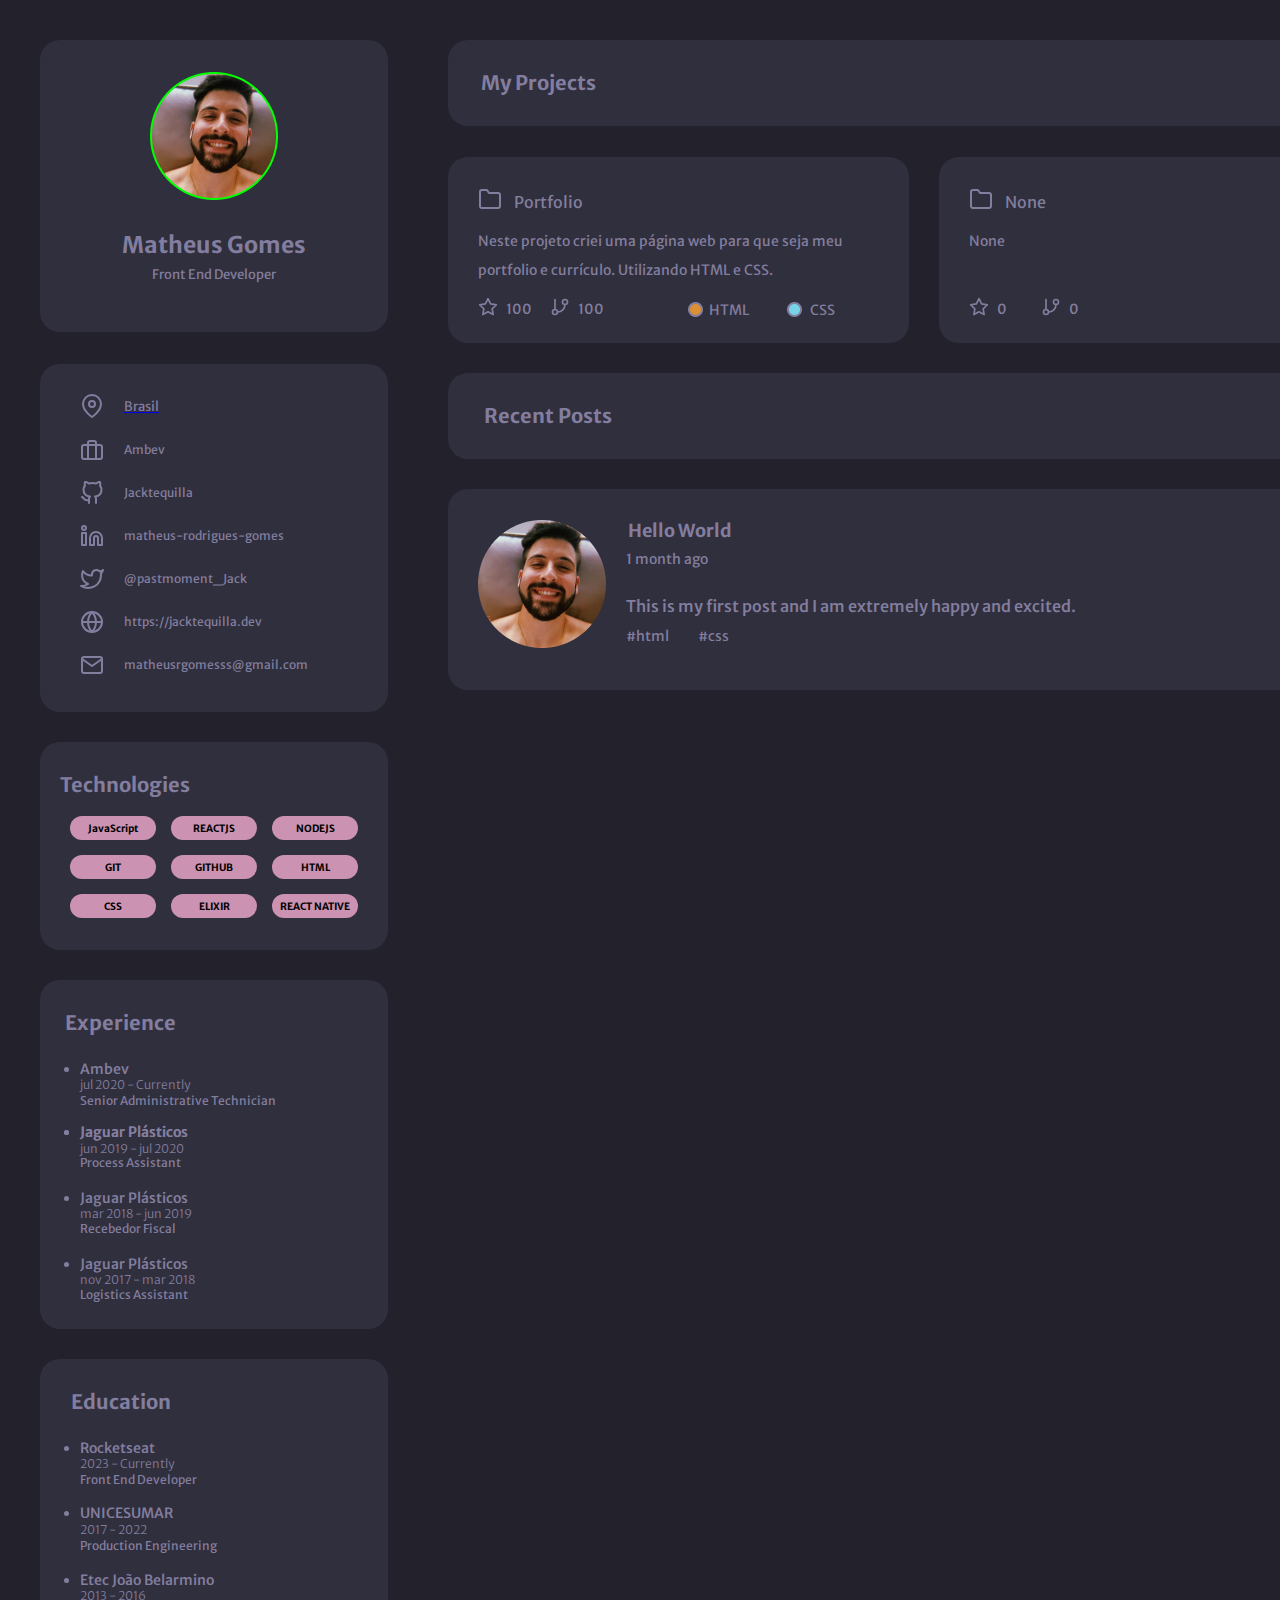
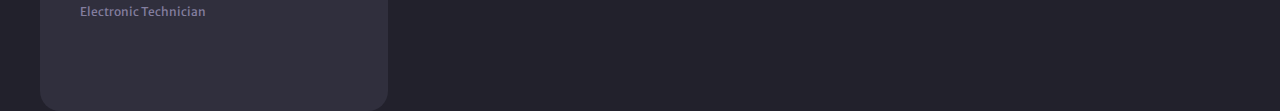
<file: Desafios/Portfolio/index.html>
<!DOCTYPE html>
<html lang="en">

<head>
    <meta charset="UTF-8">
    <meta http-equiv="X-UA-Compatible" content="IE=edge">
    <meta name="viewport" content="width=device-width, initial-scale=1.0">
    <title>Portfolio</title>
    <link rel="stylesheet" href="port.css">
    <link rel="favicon" href="./img/favicon.ico"/>
    <link rel="preconnect" href="https://fonts.googleapis.com">
    <link rel="preconnect" href="https://fonts.gstatic.com" crossorigin>
    <link href="https://fonts.googleapis.com/css2?family=Merriweather+Sans&display=swap" rel="stylesheet">
</head>

<body>
    <div class="head">
        <div class="box-profile">
            <img class="profile-image"
                src="./img/Ellipse 1.png" alt="">
        </div>

        <div class="box-myprojects">
            <div class="box-project1">
                <img class="folder-pic1"
                    src="./img/folder.svg" alt="">
                <div class="projectname1">Portfolio</div>
                <div class="projectdescription1">Neste projeto criei uma página web para que seja meu portfolio e
                    currículo. Utilizando HTML e CSS.</div>
                <img class="projectstar1"
                    src="./img/star.svg" alt="">
                <div class="projectstarn1">100</div>
                <img class="projectgit-branch1"
                    src="./img/git-branch.svg" alt="">
                <div class="projectgit-branchn1">100</div>
                <img class="html-tag-pic"
                    src="./img/EllipseHTML.png" alt="">
                <div class="html-tag">HTML</div>
                <img class="css-tag-pic"
                    src="./img/Ellipse CSS.png" alt="">
                <div class="css-tag">CSS</div>
            </div>

            <div class="box-project2">
                <img class="folder-pic2"
                    src="./img/folder.svg" alt="">
                <div class="projectname2">None</div>
                <div class="projectdescription2">None</div>
                <img class="projectstar2"
                    src="./img/star.svg" alt="">
                <div class="projectstarn2">0</div>
                <img class="projectgit-branch2"
                    src="./img/git-branch.svg" alt="">
                <div class="projectgit-branchn2">0</div>
            </div>
        </div>

        <div class="My-Projects">My Projects</div>

        <div class="Veja-todos">See All</div>

        <div class="profile-name">Matheus Gomes</div>

        <div class="profile-ocupacion">Front End Developer</div>
    </div>

    <div class="body">
        <div class="box-links">
            <img class="icon-map-pin"
                src="./img/map-pin.svg" alt="">
            <a href="https://www.google.com/maps/place/Jaguari%C3%BAna,+SP,+13820-000/@-22.6907268,-47.0227932,13z/data=!3m1!4b1!4m6!3m5!1s0x94c8e80da88071f7:0x6e29a718464d3c54!8m2!3d-22.7042274!4d-46.9848946!16zL20vMDQxZ2R0 style="text-decoration:none" target="_blank">
                <div class="link-location">Brasil</div>
            </a>

            <img class="icon-briefcase"
                src="./img/briefcase.svg" alt="">
            <a href="https://www.ambev.com.br/" style="text-decoration:none" target="_blank">
                <div class="link-rocket">Ambev</div>
            </a>

            <img class="icon-github"
                src="./img/github.svg" alt="">
            <a href="https://github.com/Jacktequilla" style="text-decoration:none" target="_blank">
                <div class="link-github">Jacktequilla</div>
            </a>

            <img class="icon-linkedin"
                src="./img/linkedin.svg" alt="">
            <a href="https://www.linkedin.com/in/matheus-rodrigues-gomes-13718415a/" style="text-decoration:none"
                target="_blank">
                <div class="link-linkedin">matheus-rodrigues-gomes</div>
            </a>

            <img class="icon-twitter"
                src="./img/twitter.svg" alt="">
            <a href="https://twitter.com/pastmoment_Jack" style="text-decoration:none" target="_blank">
                <div class="link-twitter">@pastmoment_Jack</div>
            </a>

            <img class="icon-site" src="./img/globe.svg"
                alt="">
            <a href="https://google.com" style="text-decoration:none" target="_blank">
                <div class="link-site">https://jacktequilla.dev</div>
            </a>

            <img class="icon-email" src="./img/mail.svg"
                alt="">
            <a href="mailto:matheusrgomesss@gmail.com" style="text-decoration:none">
                <div class="link-email">matheusrgomesss@gmail.com</div>
            </a>
        </div>

        <div class="box-recentposts"></div>

        <div class="recentposts">Recent Posts</div>

        <div class="box-posts">
            <img class="profile-image-post"
                src="./img/Ellipse 2.png" alt="">
            <div class="titulo-post">Hello World</div>
            <div class="date-post">1 month ago</div>
            <div class="post">This is my first post and I am extremely happy and excited.</div>
            <div class="tag1">#html</div>
            <div class="tag2">#css</div>
        </div>

    </div>

    <div class="baseboard">
        <div class="box-technologies">
            <div class="tecnologias">Technologies</div>

            <div class="sub-box sub-box-javascripts"></div>
            <a href="https://developer.mozilla.org/pt-BR/docs/Web/JavaScript" style="text-decoration: none"
                target="_blank">
                <div class="sub-box-text sub-box-javascripts-text">JavaScript</div>
            </a>

            <div class="sub-box sub-box-git"></div>
            <a href="https://git-scm.com/" style="text-decoration: none" target="_blank">
                <div class="sub-box-text sub-box-git-text">GIT</div>
            </a>

            <div class="sub-box sub-box-css"></div>
            <a href="https://developer.mozilla.org/pt-BR/docs/Web/CSS" style="text-decoration: none" target="_blank">
                <div class="sub-box-text sub-box-css-text">CSS</div>
            </a>

            <div class="sub-box sub-box-reactjs"></div>
            <a href="https://pt-br.reactjs.org/" style="text-decoration: none" target="_blank">
                <div class="sub-box-text sub-box-reactjs-text">REACTJS</div>
            </a>

            <div class="sub-box sub-box-github"></div>
            <a href="https://github.com/" style="text-decoration: none" target="_blank">
                <div class="sub-box-text sub-box-github-text">GITHUB</div>
            </a>

            <div class="sub-box sub-box-elixir"></div>
            <a href="https://elixir-lang.org/" style="text-decoration: none" target="_blank">
                <div class="sub-box-text sub-box-elixir-text">ELIXIR</div>
            </a>

            <div class="sub-box sub-box-nodejs"></div>
            <a href="https://nodejs.org/en/" style="text-decoration: none" target="_blank">
                <div class="sub-box-text sub-box-nodejs-text">NODEJS</div>
            </a>

            <div class="sub-box sub-box-html"></div>
            <a href="https://developer.mozilla.org/pt-BR/docs/Web/HTML" style="text-decoration: none" target="_blank">
                <div class="sub-box-text sub-box-html-text">HTML</div>
            </a>

            <div class="sub-box sub-box-reactnative"></div>
            <a href="https://reactnative.dev/" style="text-decoration: none" target="_blank">
                <div class="sub-box-text sub-box-reactnative-text">REACT NATIVE</div>
            </a>
        </div>

        <div class="box-experience">
            <div class="experiencia">Experience</div>

            <div class="experiencia1">
                <ul>
                    <li class="titulo-experiencia titulo-experiencia1">Jaguar Plásticos</li>
                </ul>
            </div>

            <div class="experiencia2">
                <ul>
                    <li class="titulo-experiencia titulo-experiencia2">Jaguar Plásticos</li>
                </ul>
            </div>

            <div class="experiencia3">
                <ul>
                    <li class="titulo-experiencia titulo-experiencia3">Jaguar Plásticos</li>
                </ul>
            </div>

            <div class="experiencia4">
                <ul>
                    <li class="titulo-experiencia titulo-experiencia3">Jaguar Plásticos</li>
                </ul>
            </div>

            <div class="experiencia4">
                <ul>
                    <li class="titulo-experiencia titulo-experiencia4">Ambev</li>
                </ul>
            </div>

            <div class="ano-experiencia ano-experiencia1">nov 2017 - mar 2018</div>

            <div class="ano-experiencia ano-experiencia2">mar 2018 - jun 2019</div>

            <div class="ano-experiencia ano-experiencia3">jun 2019 - jul 2020</div>

            <div class="ano-experiencia ano-experiencia4">jul 2020 - Currently</div>

            <div class="funcao-experiencia funcao-experiencia1">Logistics Assistant</div>

            <div class="funcao-experiencia funcao-experiencia2">Recebedor Fiscal</div>

            <div class="funcao-experiencia funcao-experiencia3">Process Assistant</div>

            <div class="funcao-experiencia funcao-experiencia4">Senior Administrative Technician</div>
        </div>

        <div class="box-education">
            <div class="education">Education</div>

            <div class="education1">
                <ul>
                    <li class="titulo-education titulo-education1">Etec João Belarmino</li>
                </ul>
            </div>

            <div class="education2">
                <ul>
                    <li class="titulo-education titulo-education2">UNICESUMAR</li>
                </ul>
            </div>

            <div class="education3">
                <ul>
                    <li class="titulo-education titulo-education3">Rocketseat</li>
                </ul>
            </div>

            <div class="ano-education ano-education1">2013 - 2016</div>

            <div class="ano-education ano-education2">2017 - 2022</div>

            <div class="ano-education ano-education3">2023 - Currently</div>

            <div class="funcao-education funcao-education1">Electronic Technician</div>

            <div class="funcao-education funcao-education2">Production Engineering</div>

            <div class="funcao-education funcao-education3">Front End Developer</div>
        </div>

    </div>






</body>

</html>
</file>
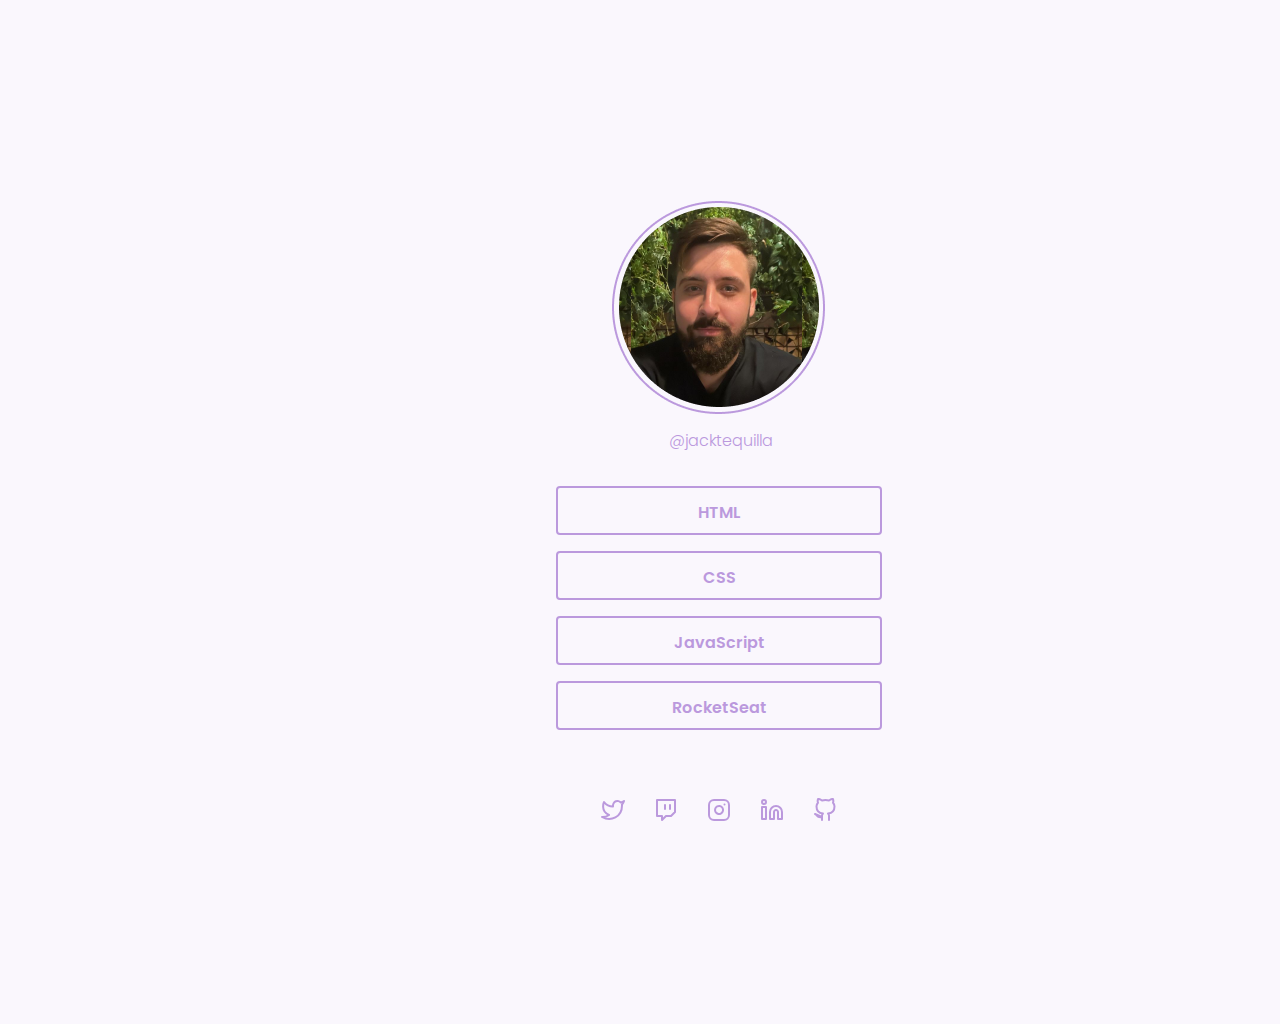
<file: Desafios/Social Tree/index.html>
<!DOCTYPE html>
<html lang="en">

<head>
    <meta charset="UTF-8">
    <meta http-equiv="X-UA-Compatible" content="IE=edge">
    <meta name="viewport" content="width=device-width, initial-scale=1.0">
    <title>Social Tree</title>
    <link rel="stylesheet" href="social.css">
    <link rel="favicon" href="./img/favicon.ico"/>
    <link rel="preconnect" href="https://fonts.googleapis.com">
    <link rel="preconnect" href="https://fonts.gstatic.com" crossorigin>
    <link href="https://fonts.googleapis.com/css2?family=Poppins&display=swap" rel="stylesheet">
</head>

<body>
    <div class="body-box">
        <img class="borde-profile"
            src="./img/borde-profile.png" alt="">
        <img class="profile-image"
            src="./img/Profile.png" alt="">

        <div class="insta-id">@jacktequilla</div>

        <a href="https://developer.mozilla.org/pt-BR/docs/Web/HTML" target="_blank">
            <div class="link link1">HTML</div>
        </a>

        <a href="https://developer.mozilla.org/pt-BR/docs/Web/CSS" target="_blank">
            <div class="link link2">CSS</div>
        </a>

        <a href="https://developer.mozilla.org/pt-BR/docs/Web/JavaScript" target="_blank">
            <div class="link link3">JavaScript</div>
        </a>

        <a
            href="https://www.rocketseat.com.br/?utm_source=google&utm_medium=cpc&utm_campaign=lead&utm_term=perpetuo&utm_content=institucional-lead-home-texto-lead-brandkws-none-none-institucional-none-none-br-google&gclid=CjwKCAiAu5agBhBzEiwAdiR5tFYUZIIzC1lsAtP4yUI8jGc7r2jKiEWgOfpT2EaC1w_S1KYaFg0eKxoCaRMQAvD_BwE" target="_blank">
            <div class="link link4">RocketSeat</div>
        </a>

        <a href="https://twitter.com/pastmoment_Jack" style="text-decoration:none" target="_blank">
            <img class="icon-twitter"
                src="./img/twitter.svg" alt="">
        </a>

        <a href="https://www.twitch.tv/" style="text-decoration:none" target="_blank">
            <img class="icon-twitch"
                src="./img/twitch.svg" alt="">
        </a>

        <a href="https://www.instagram.com/" style="text-decoration:none" target="_blank">
            <img class="icon-instagram"
                src="./img/instagram.svg" alt="">
        </a>

        <a href="https://www.linkedin.com/in/matheus-rodrigues-gomes-13718415a/" style="text-decoration:none"
            target="_blank">
            <img class="icon-linkedin"
                src="./img/linkedin.svg" alt="">
        </a>

        <a href="https://github.com/Jacktequilla" style="text-decoration:none" target="_blank">
            <img class="icon-github"
                src="./img/github.svg" alt="">
        </a>
    </div>
</body>

</html>
</file>
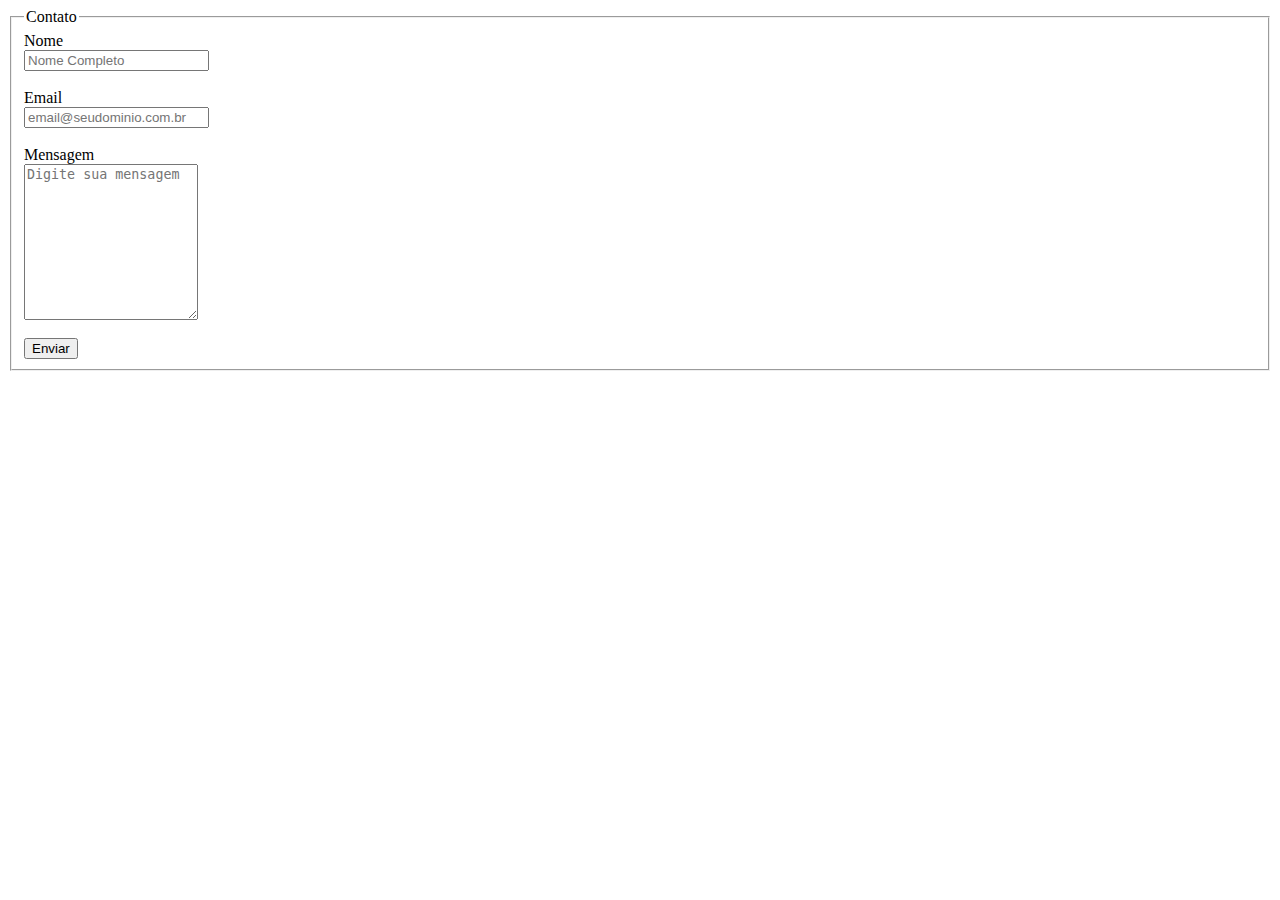
<file: Fundamentar/CSS/index.html>
<!--<!DOCTYPE html>
<html lang="en">

<head>
    <meta charset="UTF-8">
    <meta http-equiv="X-UA-Compatible" content="IE=edge">
    <meta name="viewport" content="width=device-width, initial-scale=1.0">
    <title>Formulário de Contato</title>
</head>

<body>
    <form action="" method="post">
        <br>
        <fieldset>
            <legend>Contato</legend>
            Nome
            <br>
            <input type="text">
            <p></p>
            Email
            <br>
            <input type="email">
            <p></p>
            Mensagem
            <br>
            <textarea name="" id="" cols="19" rows="10"></textarea>
            <p></p>
            <button>Enviar</button>
        </fieldset>
    </form>
</body>

</html>
-->

<form action="">
    <fieldset>
        <legend>Contato</legend>

        <label for="name">Nome</label>
        <br>
        <input id="name" type="text" name="name" placeholder="Nome Completo">
        <br>
        <br>
        <label for="email">Email</label>
        <br>
        <input id="email" type="email" name="email" placeholder="email@seudominio.com.br">
        <br>
        <br>
        <label for="message">Mensagem</label>
        <br>
        <textarea name="message" id="message" cols="19" rows="10" placeholder="Digite sua mensagem"></textarea>
        <br>
        <br>
        <button type="submit">Enviar</button>
    </fieldset>
</form>
</file>
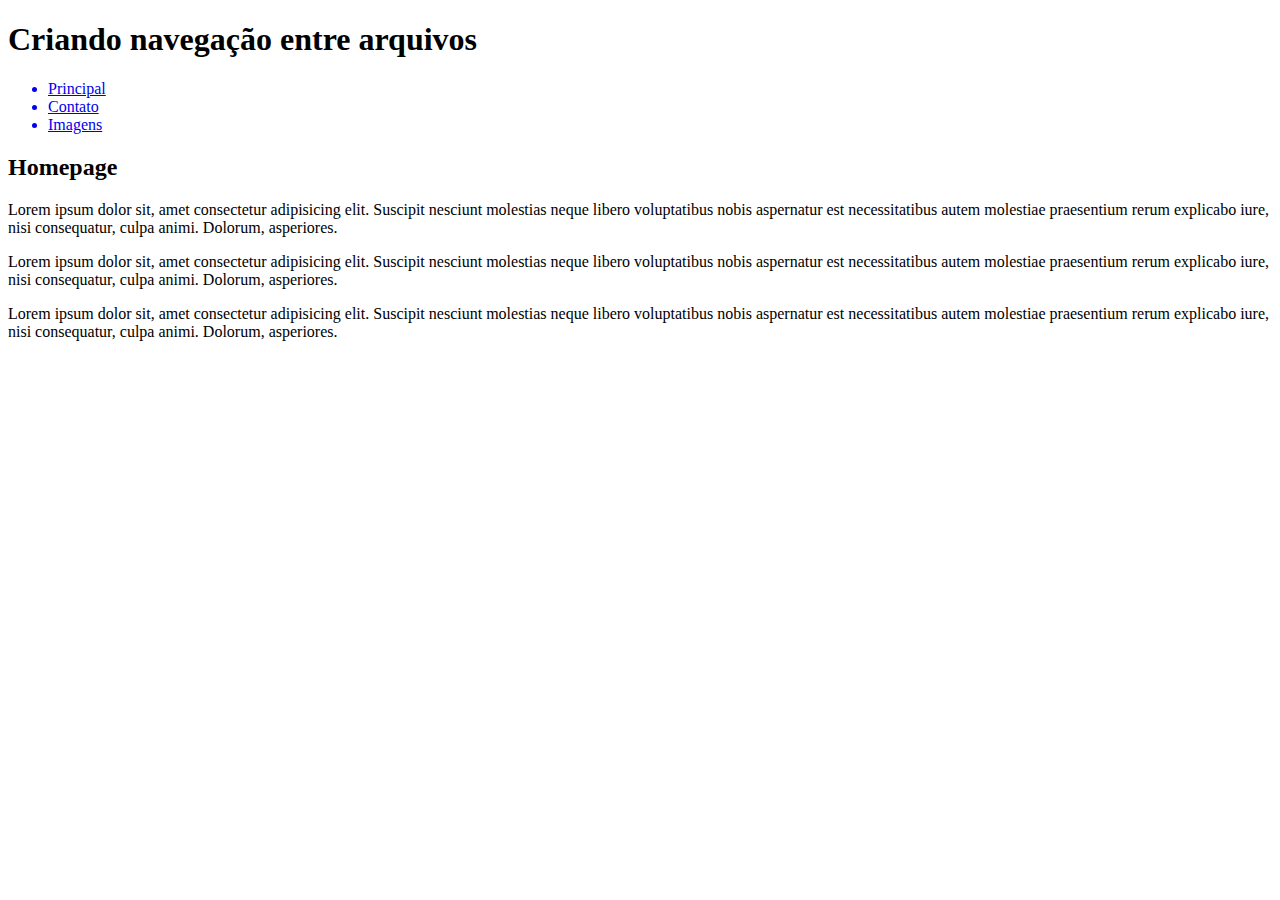
<file: Fundamentar/HTML/Projetos/2.3 - Links - Criando navegação entre arquivos/index.html>
<!DOCTYPE html>
<html lang="en">

<head>
    <meta charset="UTF-8">
    <meta http-equiv="X-UA-Compatible" content="IE=edge">
    <meta name="viewport" content="width=device-width, initial-scale=1.0">
    <title>Homepage</title>
</head>

<body>
    <h1>Criando navegação entre arquivos</h1>

    <nav>
        <ul>
            <a href="index.html">
                <li>Principal</li>
            </a>
            <a href="contact.html">
                <li>Contato</li>
            </a>
            <a href="./files/images.html">
                <li>Imagens</li>
            </a>
            </ui>
    </nav>

    <p>
    <h2>Homepage</h2>
    </p>
    <p>Lorem ipsum dolor sit, amet consectetur adipisicing elit. Suscipit nesciunt molestias neque libero voluptatibus
        nobis
        aspernatur est necessitatibus autem molestiae praesentium rerum explicabo iure, nisi consequatur, culpa animi.
        Dolorum, asperiores.
    </p>
    <p>Lorem ipsum dolor sit, amet consectetur adipisicing elit. Suscipit nesciunt molestias neque libero voluptatibus
        nobis
        aspernatur est necessitatibus autem molestiae praesentium rerum explicabo iure, nisi consequatur, culpa animi.
        Dolorum, asperiores.
    </p>
    <p>Lorem ipsum dolor sit, amet consectetur adipisicing elit. Suscipit nesciunt molestias neque libero voluptatibus
        nobis
        aspernatur est necessitatibus autem molestiae praesentium rerum explicabo iure, nisi consequatur, culpa animi.
        Dolorum, asperiores.
    </p>

</body>

</html>
</file>
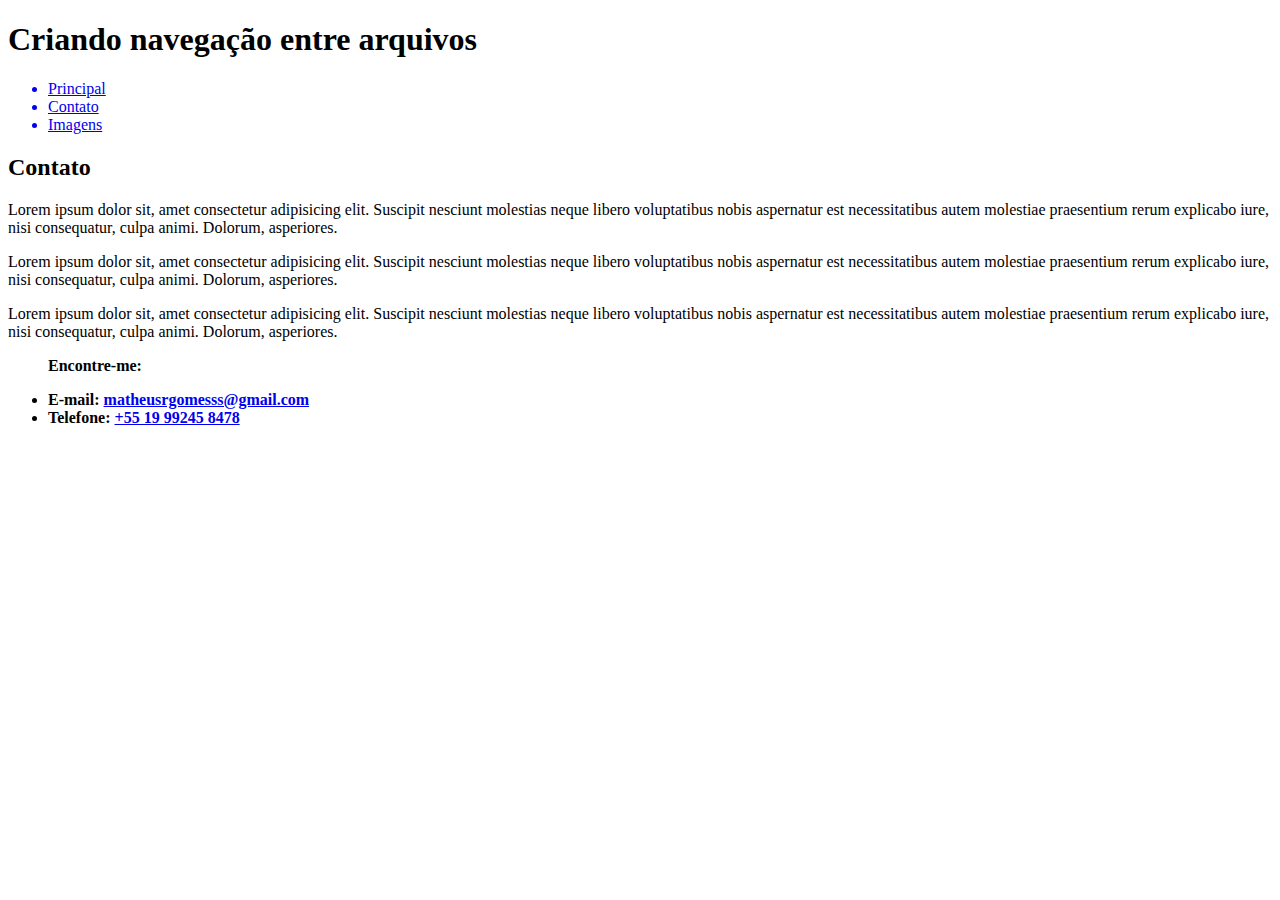
<file: Fundamentar/HTML/Projetos/2.3 - Links - Criando navegação entre arquivos/contact.html>
<!DOCTYPE html>
<html lang="en">

<head>
    <meta charset="UTF-8">
    <meta http-equiv="X-UA-Compatible" content="IE=edge">
    <meta name="viewport" content="width=device-width, initial-scale=1.0">
    <title>Contato</title>
</head>

<body>
    <h1>Criando navegação entre arquivos</h1>

    <nav>
        <ul>
            <a href="index.html">
                <li>Principal</li>
            </a>
            <a href="contact.html">
                <li>Contato</li>
            </a>
            <a href="./files/images.html">
                <li>Imagens</li>
            </a>
            </ui>
    </nav>
    <p>
    <h2>Contato</h2>
    </p>
    <p>Lorem ipsum dolor sit, amet consectetur adipisicing elit. Suscipit nesciunt molestias neque libero voluptatibus
        nobis
        aspernatur est necessitatibus autem molestiae praesentium rerum explicabo iure, nisi consequatur, culpa animi.
        Dolorum, asperiores.
    </p>
    <p>Lorem ipsum dolor sit, amet consectetur adipisicing elit. Suscipit nesciunt molestias neque libero voluptatibus
        nobis
        aspernatur est necessitatibus autem molestiae praesentium rerum explicabo iure, nisi consequatur, culpa animi.
        Dolorum, asperiores.
    </p>
    <p>Lorem ipsum dolor sit, amet consectetur adipisicing elit. Suscipit nesciunt molestias neque libero voluptatibus
        nobis
        aspernatur est necessitatibus autem molestiae praesentium rerum explicabo iure, nisi consequatur, culpa animi.
        Dolorum, asperiores.
    </p>

    <ul>
        <b>Encontre-me:</b>
        <p>
            <li><b>E-mail: </b><a href="mailto:matheusrgomesss@gmail.com"><b>matheusrgomesss@gmail.com</b></a></li>
            <li><b>Telefone: </b><a href="tel:+5519992458478"><b>+55 19 99245 8478</b></a></li>
        </p>
    </ul>

</body>

</html>
</file>
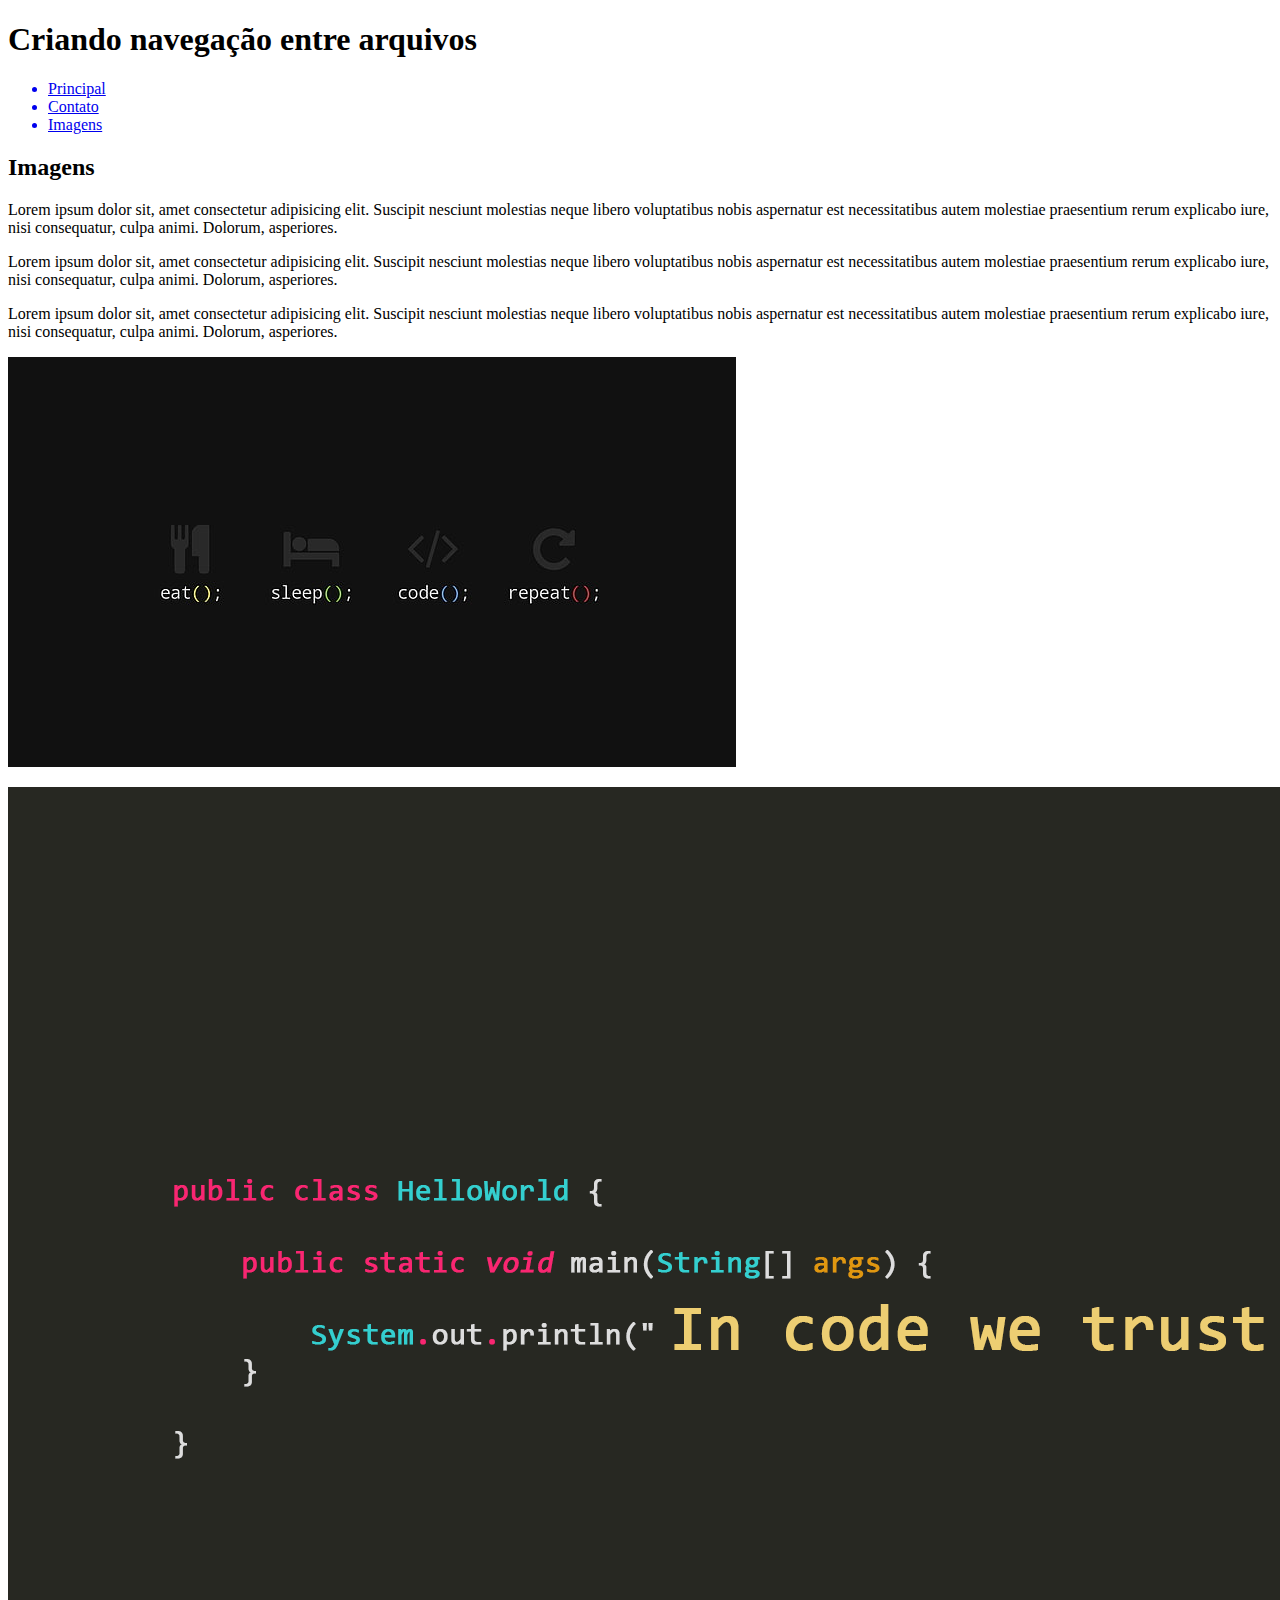
<file: Fundamentar/HTML/Projetos/2.3 - Links - Criando navegação entre arquivos/files/images.html>
<!DOCTYPE html>
<html lang="en">

<head>
    <meta charset="UTF-8">
    <meta http-equiv="X-UA-Compatible" content="IE=edge">
    <meta name="viewport" content="width=device-width, initial-scale=1.0">
    <title>Imagens</title>
</head>

<body>
    <h1>Criando navegação entre arquivos</h1>

    <nav>
        <ul>
            <a href="../index.html">
                <li>Principal</li>
            </a>
            <a href="../contact.html">
                <li>Contato</li>
            </a>
            <a href="images.html">
                <li>Imagens</li>
            </a>
            </ui>
    </nav>
    <p>
    <h2>Imagens</h2>
    </p>
    <p>Lorem ipsum dolor sit, amet consectetur adipisicing elit. Suscipit nesciunt molestias neque libero voluptatibus
        nobis
        aspernatur est necessitatibus autem molestiae praesentium rerum explicabo iure, nisi consequatur, culpa animi.
        Dolorum, asperiores.
    </p>
    <p>Lorem ipsum dolor sit, amet consectetur adipisicing elit. Suscipit nesciunt molestias neque libero voluptatibus
        nobis
        aspernatur est necessitatibus autem molestiae praesentium rerum explicabo iure, nisi consequatur, culpa animi.
        Dolorum, asperiores.
    </p>
    <p>Lorem ipsum dolor sit, amet consectetur adipisicing elit. Suscipit nesciunt molestias neque libero voluptatibus
        nobis
        aspernatur est necessitatibus autem molestiae praesentium rerum explicabo iure, nisi consequatur, culpa animi.
        Dolorum, asperiores.
    </p>

    <p><img src="coding.png" alt="Imagem 1"></p>

    <p><img src="InCodeYouCanTrust.png" alt="Imagem 2"></p>

</body>

</html>
</file>
<file: Desafios/Portfolio/port.css>
* {
    margin: 0;
}


body {
    background-color: #22212C;
}

.head {
    background-color: none;
    height: 303px;
    width: 1360px;
    margin: 40px 40px;
}

.body {
    background-color: none;
    height: 348px;
    width: 1360px;
    margin-left: 40px;
    margin-top: -19px;
}

.baseboard {
    background-color: none;
    height: 969px;
    width: 348px;
    margin-left: 40px;
    margin-top: 30px;

}

.box-profile {
    background-color: #302F3D;
    height: 292px;
    width: 348px;
    border-radius: 20px;
}

.box-myprojects {
    background-color: #302F3D;
    height: 86px;
    width: 952px;
    border-radius: 20px;
    margin-left: 408px;
    margin-top: -292px;
}

.My-Projects {
    background-color: none;
    height: 30px;
    width: 120px;
    font-family: 'Merriweather Sans', sans-serif;
    font-weight: 700;
    font-size: 20px;
    color: #837E9F;
    text-align: center;
    position: absolute;
    top: 70px;
    left: 478px;

}

.Veja-todos {
    background-color: none;
    height: 18px;
    width: 71px;
    font-family: 'Merriweather Sans', sans-serif;
    font-weight: 500;
    font-size: 14px;
    color: #837E9F;
    text-align: center;
    position: absolute;
    top: 74px;
    left: 1299px;

}

.profile-name {
    background-color: none;
    height: 26px;
    width: 196px;
    font-family: 'Merriweather Sans';
    font-weight: 700;
    line-height: 29px;
    font-size: 23px;
    color: #837E9F;
    text-align: center;
    position: absolute;
    top: 230px;
    left: 116px;
}

.profile-ocupacion {
    background-color: none;
    height: 17px;
    width: 128px;
    font-family: 'Merriweather Sans', sans-serif;
    font-weight: 400;
    font-size: 13px;
    color: #837E9F;
    text-align: center;
    position: absolute;
    top: 266px;
    left: 150px;
}

.box-project1 {
    background-color: #302F3D;
    height: 186px;
    width: 461px;
    border-radius: 20px;
    position: absolute;
    top: 157px;
    left: 448px;
}

.box-project2 {
    background-color: #302F3D;
    height: 186px;
    width: 461px;
    border-radius: 20px;
    position: absolute;
    top: 157px;
    left: 939px;
}

.profile-image {
    margin: 32px 110px 157px 110px;
}

.box-links {
    background-color: #302F3D;
    height: 348px;
    width: 348px;
    border-radius: 20px;
    margin-top: 30px;
}

.link-location {
    background-color: none;
    height: 16px;
    width: 35px;
    margin-top: -24px;
    margin-left: 84px;
    font-family: 'Merriweather Sans', sans-serif;
    font-weight: 400;
    font-size: 13px;
    color: #837E9F;
    text-align: left;
}

.icon-map-pin {
    background-color: none;
    margin-top: 30px;
    margin-left: 40px;
}

.link-rocket {
    background-color: none;
    height: 15px;
    width: 65px;
    margin-top: -24px;
    margin-left: 84px;
    font-family: 'Merriweather Sans', sans-serif;
    font-weight: 400;
    font-size: 12px;
    color: #837E9F;
    text-align: left;
}

.icon-briefcase {
    background-color: none;
    margin-top: 24px;
    margin-left: 40px;
}

.link-github {
    background-color: none;
    height: 15px;
    width: 67px;
    margin-top: -24px;
    margin-left: 84px;
    font-family: 'Merriweather Sans', sans-serif;
    font-weight: 400;
    font-size: 12px;
    color: #837E9F;
    text-align: left;
}

.icon-github {
    background-color: none;
    margin-top: 24px;
    margin-left: 40px;
}

.link-linkedin {
    background-color: none;
    height: 15px;
    width: 200px;
    margin-top: -24px;
    margin-left: 84px;
    font-family: 'Merriweather Sans', sans-serif;
    font-weight: 400;
    font-size: 12px;
    color: #837E9F;
    text-align: left;
}

.icon-linkedin {
    background-color: none;
    margin-top: 24px;
    margin-left: 40px;
}

.link-twitter {
    background-color: none;
    height: 15px;
    width: 125px;
    margin-top: -24px;
    margin-left: 84px;
    font-family: 'Merriweather Sans', sans-serif;
    font-weight: 400;
    font-size: 12px;
    color: #837E9F;
    text-align: left;
}

.icon-twitter {
    background-color: none;
    margin-top: 24px;
    margin-left: 40px;
}

.link-site {
    background-color: none;
    height: 15px;
    width: 150px;
    margin-top: -24px;
    margin-left: 84px;
    font-family: 'Merriweather Sans', sans-serif;
    font-weight: 400;
    font-size: 12px;
    color: #837E9F;
    text-align: left;
}

.icon-site {
    background-color: none;
    margin-top: 24px;
    margin-left: 40px;
}

.link-email {
    background-color: none;
    height: 15px;
    width: 190px;
    margin-top: -24px;
    margin-left: 84px;
    font-family: 'Merriweather Sans', sans-serif;
    font-weight: 400;
    font-size: 12px;
    color: #837E9F;
    text-align: left;
}

.icon-email {
    background-color: none;
    margin-top: 24px;
    margin-left: 40px;
}

.box-recentposts {
    background-color: #302F3D;
    height: 86px;
    width: 952px;
    border-radius: 20px;
    position: absolute;
    top: 373px;
    left: 448px;
}

.box-posts {
    background-color: #302F3D;
    height: 201px;
    width: 952px;
    border-radius: 20px;
    position: absolute;
    top: 489px;
    left: 448px;
}


.box-technologies {
    background-color: #302F3D;
    height: 208px;
    width: 348px;
    border-radius: 20px;
}

.tecnologias {
    background-color: none;
    height: 26px;
    width: 121px;
    font-family: 'Merriweather Sans';
    font-weight: 700;
    line-height: 29px;
    font-size: 20px;
    color: #837E9F;
    text-align: center;
    position: absolute;
    left: 60px;
    top: 770px;
}

.sub-box {
    background-color: #CB92B1;
    height: 24px;
    width: 86px;
    border-radius: 30px;
}

.sub-box-javascripts {
    position: absolute;
    left: 70px;
    top: 816px;
}

.sub-box-git {
    position: absolute;
    left: 70px;
    top: 855px;
}

.sub-box-css {
    position: absolute;
    left: 70px;
    top: 894px;
}

.sub-box-reactjs {
    position: absolute;
    left: 171px;
    top: 816px;
}

.sub-box-github {
    position: absolute;
    left: 171px;
    top: 855px;
}

.sub-box-elixir {
    position: absolute;
    left: 171px;
    top: 894px;
}

.sub-box-nodejs {
    position: absolute;
    left: 272px;
    top: 816px;
}

.sub-box-html {
    position: absolute;
    left: 272px;
    top: 855px;
}

.sub-box-reactnative {
    position: absolute;
    left: 272px;
    top: 894px;
}


.sub-box-text {
    background-color: none;
    font-style: bolder;
    font-family: 'Merriweather Sans', sans-serif;
    font-weight: 700;
    font-size: 10px;
    color: black;
    height: 11px;
    width: 86px;
    text-align: center;
}

.sub-box-javascripts-text {
    position: absolute;
    left: 70px;
    top: 822px;
}

.sub-box-git-text {
    position: absolute;
    left: 70px;
    top: 861px;
}

.sub-box-css-text {
    position: absolute;
    left: 70px;
    top: 900px;
}

.sub-box-reactjs-text {
    position: absolute;
    left: 171px;
    top: 822px;
}

.sub-box-github-text {
    position: absolute;
    left: 171px;
    top: 861px;
}

.sub-box-elixir-text {
    position: absolute;
    left: 171px;
    top: 900px;
}

.sub-box-nodejs-text {
    position: absolute;
    left: 272px;
    top: 822px;
}

.sub-box-html-text {
    position: absolute;
    left: 272px;
    top: 861px;
}

.sub-box-reactnative-text {
    position: absolute;
    left: 272px;
    top: 900px;
}

.box-experience {
    background-color: #302F3D;
    height: 349px;
    width: 348px;
    border-radius: 20px;
    margin-top: 30px;
}

.experiencia {
    background-color: none;
    height: 26px;
    width: 121px;
    font-family: 'Merriweather Sans';
    font-weight: 700;
    line-height: 29px;
    font-size: 20px;
    color: #837E9F;
    text-align: center;
    position: absolute;
    left: 60px;
    top: 1008px;
}

.titulo-experiencia {
    background-color: none;
    height: 26px;
    width: 246px;
    font-family: 'Merriweather Sans';
    font-weight: 500;
    line-height: 29px;
    font-size: 14px;
    color: #837E9F;
    text-align: left;
}

.titulo-experiencia4 {
    position: absolute;
    left: 80px;
    top: 1055px;
}

.titulo-experiencia3 {
    position: absolute;
    left: 80px;
    top: 1118px;
}

.titulo-experiencia2 {
    position: absolute;
    left: 80px;
    top: 1184px;
}

.titulo-experiencia1 {
    position: absolute;
    left: 80px;
    top: 1250px;
}

.ano-experiencia {
    background-color: none;
    height: 26px;
    width: 246px;
    font-family: 'Merriweather Sans';
    font-weight: 200;
    line-height: 29px;
    font-size: 12px;
    color: #837E9F;
    text-align: left;
}

.ano-experiencia4 {
    position: absolute;
    left: 80px;
    top: 1070px;
}

.ano-experiencia3 {
    position: absolute;
    left: 80px;
    top: 1134px;
}

.ano-experiencia2 {
    position: absolute;
    left: 80px;
    top: 1199px;
}

.ano-experiencia1 {
    position: absolute;
    left: 80px;
    top: 1265px;
}

.funcao-experiencia {
    background-color: none;
    height: 26px;
    width: 246px;
    font-family: 'Merriweather Sans';
    font-weight: 400;
    line-height: 29px;
    font-size: 12px;
    color: #837E9F;
    text-align: left;
}

.funcao-experiencia4 {
    position: absolute;
    left: 80px;
    top: 1086px;
}

.funcao-experiencia3 {
    position: absolute;
    left: 80px;
    top: 1148px;
}

.funcao-experiencia2 {
    position: absolute;
    left: 80px;
    top: 1214px;
}

.funcao-experiencia1 {
    position: absolute;
    left: 80px;
    top: 1280px;
}

.box-education {
    background-color: #302F3D;
    height: 352px;
    width: 348px;
    border-radius: 20px;
    margin-top: 30px;
}

.education {
    background-color: none;
    height: 26px;
    width: 121px;
    font-family: 'Merriweather Sans';
    font-weight: 700;
    line-height: 29px;
    font-size: 20px;
    color: #837E9F;
    text-align: center;
    position: absolute;
    left: 60px;
    top: 1387px;
}

.titulo-education {
    background-color: none;
    height: 26px;
    width: 246px;
    font-family: 'Merriweather Sans';
    font-weight: 500;
    line-height: 29px;
    font-size: 14px;
    color: #837E9F;
    text-align: left;
}

.titulo-education3 {
    position: absolute;
    left: 80px;
    top: 1434px;
}

.titulo-education2 {
    position: absolute;
    left: 80px;
    top: 1499px;
}

.titulo-education1 {
    position: absolute;
    left: 80px;
    top: 1566px;
}

.ano-education {
    background-color: none;
    height: 26px;
    width: 246px;
    font-family: 'Merriweather Sans';
    font-weight: 200;
    line-height: 29px;
    font-size: 12px;
    color: #837E9F;
    text-align: left;
}

.ano-education3 {
    position: absolute;
    left: 80px;
    top: 1449px;
}

.ano-education2 {
    position: absolute;
    left: 80px;
    top: 1515px;
}

.ano-education1 {
    position: absolute;
    left: 80px;
    top: 1581px;
}

.funcao-education {
    background-color: none;
    height: 26px;
    width: 246px;
    font-family: 'Merriweather Sans';
    font-weight: 400;
    line-height: 29px;
    font-size: 12px;
    color: #837E9F;
    text-align: left;
}

.funcao-education3 {
    position: absolute;
    left: 80px;
    top: 1465px;
}

.funcao-education2 {
    position: absolute;
    left: 80px;
    top: 1531px;
}

.funcao-education1 {
    position: absolute;
    left: 80px;
    top: 1597px;
}

.folder-pic1 {
    position: absolute;
    top: 30px;
    left: 30px;
}

.projectname1 {
    background-color: none;
    height: 26px;
    width: 246px;
    font-family: 'Merriweather Sans';
    font-weight: 400;
    line-height: 29px;
    font-size: 16px;
    color: #837E9F;
    text-align: left;
    position: absolute;
    top: 31px;
    left: 66px;
}

.projectdescription1 {
    background-color: none;
    height: 26px;
    width: 421px;
    font-family: 'Merriweather Sans';
    font-weight: 400;
    line-height: 29px;
    font-size: 14px;
    color: #837E9F;
    text-align: left;
    position: absolute;
    top: 70px;
    left: 30px;
}

.projectstar1 {
    height: 20px;
    width: 20px;
    position: absolute;
    top: 140px;
    left: 30px;
}

.projectstarn1 {
    background-color: none;
    height: 26px;
    width: 421px;
    font-family: 'Merriweather Sans';
    font-weight: 400;
    line-height: 29px;
    font-size: 14px;
    color: #837E9F;
    text-align: left;
    position: absolute;
    top: 138px;
    left: 58px;
}

.projectgit-branch1 {
    height: 20px;
    width: 20px;
    position: absolute;
    top: 140px;
    left: 102px;
}

.projectgit-branchn1 {
    background-color: none;
    height: 26px;
    width: 421px;
    font-family: 'Merriweather Sans';
    font-weight: 400;
    line-height: 29px;
    font-size: 14px;
    color: #837E9F;
    text-align: left;
    position: absolute;
    top: 138px;
    left: 130px;
}

.html-tag-pic {
    position: absolute;
    top: 145px;
    left: 240px;
}

.html-tag {
    background-color: none;
    height: 26px;
    width: 421px;
    font-family: 'Merriweather Sans';
    font-weight: 400;
    line-height: 29px;
    font-size: 14px;
    color: #837E9F;
    text-align: left;
    position: absolute;
    top: 139px;
    left: 261px;
}

.css-tag-pic {
    position: absolute;
    top: 145px;
    left: 339px;
}

.css-tag {
    background-color: none;
    height: 26px;
    width: 421px;
    font-family: 'Merriweather Sans';
    font-weight: 400;
    line-height: 29px;
    font-size: 14px;
    color: #837E9F;
    text-align: left;
    position: absolute;
    top: 139px;
    left: 362px;
}

.folder-pic2 {
    position: absolute;
    top: 30px;
    left: 30px;
}

.projectname2 {
    background-color: none;
    height: 26px;
    width: 246px;
    font-family: 'Merriweather Sans';
    font-weight: 400;
    line-height: 29px;
    font-size: 16px;
    color: #837E9F;
    text-align: left;
    position: absolute;
    top: 31px;
    left: 66px;
}

.projectdescription2 {
    background-color: none;
    height: 26px;
    width: 421px;
    font-family: 'Merriweather Sans';
    font-weight: 400;
    line-height: 29px;
    font-size: 14px;
    color: #837E9F;
    text-align: left;
    position: absolute;
    top: 70px;
    left: 30px;
}

.projectstar2 {
    height: 20px;
    width: 20px;
    position: absolute;
    top: 140px;
    left: 30px;
}

.projectstarn2 {
    background-color: none;
    height: 26px;
    width: 421px;
    font-family: 'Merriweather Sans';
    font-weight: 400;
    line-height: 29px;
    font-size: 14px;
    color: #837E9F;
    text-align: left;
    position: absolute;
    top: 138px;
    left: 58px;
}

.projectgit-branch2 {
    height: 20px;
    width: 20px;
    position: absolute;
    top: 140px;
    left: 102px;
}

.projectgit-branchn2 {
    background-color: none;
    height: 26px;
    width: 421px;
    font-family: 'Merriweather Sans';
    font-weight: 400;
    line-height: 29px;
    font-size: 14px;
    color: #837E9F;
    text-align: left;
    position: absolute;
    top: 138px;
    left: 130px;
}

.recentposts {
    background-color: none;
    height: 26px;
    width: 140px;
    font-family: 'Merriweather Sans', sans-serif;
    font-weight: 700;
    font-size: 20px;
    color: #837E9F;
    text-align: center;
    position: absolute;
    top: 403px;
    left: 478px;
}

.profile-image-post {
    height: 128px;
    width: 128px;
    border-radius: 0px;
    position: absolute;
    top: 31px;
    left: 30px;
}

.titulo-post {
    background-color: none;
    height: 31px;
    width: 612px;
    font-family: 'Merriweather Sans', sans-serif;
    font-weight: 700;
    font-size: 18px;
    color: #837E9F;
    position: absolute;
    top: 30px;
    left: 180px;
}

.date-post {
    background-color: none;
    height: 18px;
    width: 100px;
    font-family: 'Merriweather Sans', sans-serif;
    font-weight: 400;
    font-size: 14px;
    color: #837E9F;
    position: absolute;
    top: 61px;
    left: 178px;
}

.post {
    background-color: none;
    height: 20px;
    width: 483px;
    font-family: 'Merriweather Sans', sans-serif;
    font-weight: 500;
    font-size: 16px;
    color: #837E9F;
    position: absolute;
    top: 107px;
    left: 178px;
}

.tag1 {
    background-color: none;
    height: 21px;
    width: 110px;
    font-family: 'Merriweather Sans', sans-serif;
    font-weight: 400;
    font-size: 14px;
    color: #837E9F;
    position: absolute;
    top: 138px;
    left: 178px;
}

.tag2 {
    background-color: none;
    height: 21px;
    width: 110px;
    font-family: 'Merriweather Sans', sans-serif;
    font-weight: 400;
    font-size: 14px;
    color: #837E9F;
    position: absolute;
    top: 138px;
    left: 250px;
}

body::-webkit-scrollbar {
    width: 5px;               /* width of the entire scrollbar */
  }
  
  body::-webkit-scrollbar-track {
    background: #302F3D;        /* color of the tracking area */
  }
  
  body::-webkit-scrollbar-thumb {
    background-color: #837E9F;    /* color of the scroll thumb */
    border-radius: 10px;       /* roundness of the scroll thumb */
    border: 1px solid black;  /* creates padding around scroll thumb */
  }
</file>
<file: Desafios/Social Tree/social.css>
* {
    margin: 0 auto;
}

html {
    height: 100%;
}
body {
    min-height: 100%;
}

body {
    position: relative;
    width: 1440px;
    height: 1024px;
    background: #FAF7FD;
}

.body-box {
    background-color: none;
    height: 621px;
    width: 328px;
    position: absolute;
    top: 201px;
    left: 556px;
}

.borde-profile {
    position: absolute;
    width: 213px;
    height: 213px;
    left: 56px;
}

.profile-image {
    position: absolute;
    top: 6px;
    left: 63px;
}

.insta-id {
    position: absolute;
    width: 99px;
    height: 24px;
    left: 113px;
    top: 228px;

    font-family: 'Poppins';
    font-style: normal;
    font-weight: 300;
    font-size: 16px;
    line-height: 24px;
    text-align: center;
    color: #BB99DD;
}

.link {
    box-sizing: border-box;
    width: 326px;
    height: 49px;
    border: 2px solid #BB99DD;
    border-radius: 4px;
    font-family: 'Poppins';
    font-style: normal;
    font-weight: 600;
    font-size: 16px;
    line-height: 50px;
    text-align: center;
    color: #BB99DD;
}

.link1 {
    position: absolute;
    top: 285px;
}

.link2 {
    position: absolute;
    top: 350px;
}

.link3 {
    position: absolute;
    top: 415px;
}

.link4 {
    position: absolute;
    top: 480px;
}

.icon-twitter {
    position: absolute;
    width: 24px;
    height: 24px;
    left: 45px;
    top: 597px;
}

.icon-twitch {
    position: absolute;
    width: 24px;
    height: 24px;
    left: 98px;
    top: 597px;
}

.icon-instagram {
    position: absolute;
    width: 24px;
    height: 24px;
    left: 151px;
    top: 597px;
}

.icon-linkedin {
    position: absolute;
    width: 24px;
    height: 24px;
    left: 204px;
    top: 597px;
}

.icon-github {
    position: absolute;
    width: 24px;
    height: 24px;
    left: 257px;
    top: 597px;
}
</file>
